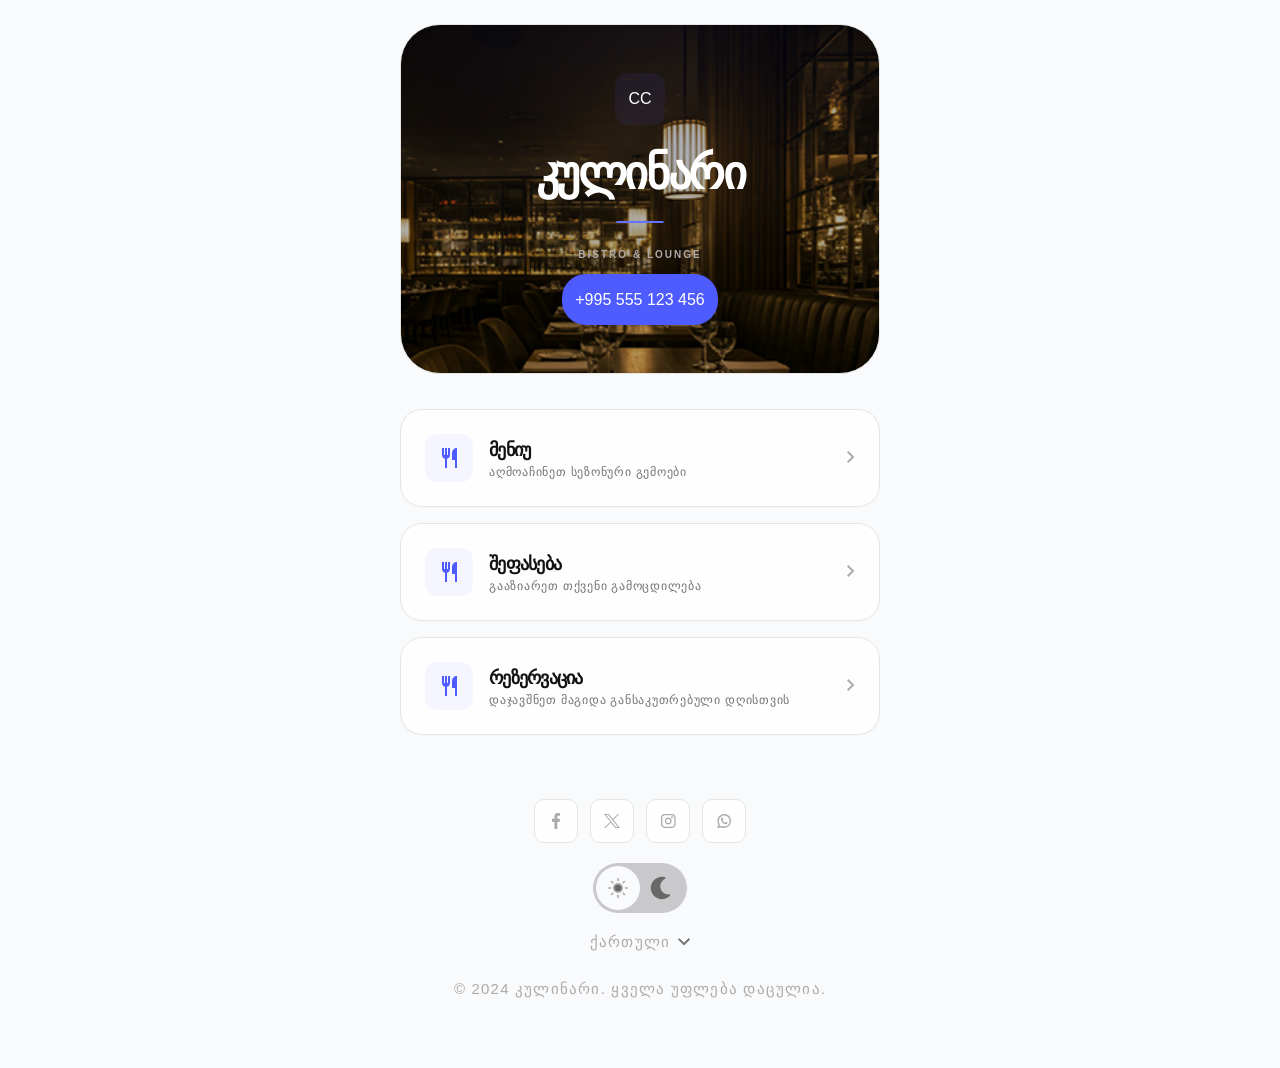
<file: index.html>
<!doctype html>
<html lang="ka">
  <head>
    <meta charset="UTF-8" />
    <meta name="viewport" content="width=device-width, initial-scale=1.0" />
    <title>კულინარი | BISTRO & LOUNGE</title>

    <!-- Google Fonts (Inter) -->
    <link rel="preconnect" href="https://fonts.googleapis.com" />
    <link rel="preconnect" href="https://fonts.gstatic.com" crossorigin />
    <link
      href="https://fonts.googleapis.com/css2?family=Inter:wght@400;600;700&display=swap"
      rel="stylesheet" />

    <link rel="stylesheet" href="./styles/styles.css" />
  </head>
  <body data-theme="light">
    <!-- Header / Hero Section -->
    <header class="header box">
      <div class="header-ovarlay"></div>
      <div class="brand">
        <div class="logo">CC</div>
        <h1 data-lang="brand_name">კულინარი</h1>
        <hr />
        <p data-lang="brand_desc">BISTRO & LOUNGE</p>
        <a
          href="tel:+995555123456"
          data-lang="phone_label"
          class="btn btn--accent">
          <svg
            width="13"
            height="13"
            viewBox="0 0 13 13"
            fill="none"
            xmlns="http://www.w3.org/2000/svg">
            <path
              d="M7.5992 9.2408C7.72312 9.29771 7.86272 9.31071 7.99502 9.27766C8.12731 9.24462 8.2444 9.16749 8.327 9.059L8.54 8.78C8.65178 8.63097 8.79672 8.51 8.96334 8.42669C9.12997 8.34337 9.31371 8.3 9.5 8.3H11.3C11.6183 8.3 11.9235 8.42643 12.1485 8.65147C12.3736 8.87652 12.5 9.18174 12.5 9.5V11.3C12.5 11.6183 12.3736 11.9235 12.1485 12.1485C11.9235 12.3736 11.6183 12.5 11.3 12.5C8.43566 12.5 5.68864 11.3621 3.66325 9.33675C1.63785 7.31136 0.5 4.56434 0.5 1.7C0.5 1.38174 0.626428 1.07652 0.851472 0.851472C1.07652 0.626428 1.38174 0.5 1.7 0.5H3.5C3.81826 0.5 4.12348 0.626428 4.34853 0.851472C4.57357 1.07652 4.7 1.38174 4.7 1.7V3.5C4.7 3.68629 4.65663 3.87003 4.57331 4.03666C4.49 4.20328 4.36904 4.34822 4.22 4.46L3.9392 4.6706C3.82905 4.75471 3.75141 4.87435 3.71947 5.00921C3.68754 5.14407 3.70327 5.28583 3.764 5.4104C4.58401 7.07592 5.93265 8.42288 7.5992 9.2408Z"
              stroke="white"
              stroke-linecap="round"
              stroke-linejoin="round" />
          </svg>
          +995 555 123 456</a
        >
      </div>
    </header>

    <!-- Main  -->
    <main class="main-content">
      <section class="menu-cards-section">
        <!-- 1. მენიუს ბარათი -->
        <a href="./pages/menu.html" class="nav-card box">
          <div class="card-icon">
            <svg
              width="15"
              height="20"
              viewBox="0 0 15 20"
              fill="none"
              xmlns="http://www.w3.org/2000/svg">
              <path
                d="M3 20V10.85C2.15 10.6167 1.4375 10.15 0.8625 9.45C0.2875 8.75 0 7.93333 0 7V0H2V7H3V0H5V7H6V0H8V7C8 7.93333 7.7125 8.75 7.1375 9.45C6.5625 10.15 5.85 10.6167 5 10.85V20H3ZM13 20V12H10V5C10 3.61667 10.4875 2.4375 11.4625 1.4625C12.4375 0.4875 13.6167 0 15 0V20H13Z"
                fill="#4D5BFF" />
            </svg>
          </div>
          <div class="card-content">
            <h2 data-lang="menu_title">მენიუ</h2>
            <p data-lang="menu_desc">აღმოაჩინეთ სეზონური გემოები</p>
          </div>
          <span class="arrow-icon"
            ><svg
              width="8"
              height="12"
              viewBox="0 0 8 12"
              fill="none"
              xmlns="http://www.w3.org/2000/svg">
              <path
                d="M4.6 6L0 1.4L1.4 0L7.4 6L1.4 12L0 10.6L4.6 6Z"
                fill="#ADAAAA" />
            </svg>
          </span>
        </a>

        <!-- 2. შეფასების ბარათი -->
        <a href="#" target="_blank" class="nav-card box">
          <div class="card-icon">
            <svg
              width="15"
              height="20"
              viewBox="0 0 15 20"
              fill="none"
              xmlns="http://www.w3.org/2000/svg">
              <path
                d="M3 20V10.85C2.15 10.6167 1.4375 10.15 0.8625 9.45C0.2875 8.75 0 7.93333 0 7V0H2V7H3V0H5V7H6V0H8V7C8 7.93333 7.7125 8.75 7.1375 9.45C6.5625 10.15 5.85 10.6167 5 10.85V20H3ZM13 20V12H10V5C10 3.61667 10.4875 2.4375 11.4625 1.4625C12.4375 0.4875 13.6167 0 15 0V20H13Z"
                fill="#4D5BFF" />
            </svg>
          </div>
          <div class="card-content">
            <h2 data-lang="review_title">შეფასება</h2>
            <p data-lang="review_desc">გააზიარეთ თქვენი გამოცდილება</p>
          </div>
          <span class="arrow-icon"
            ><svg
              width="8"
              height="12"
              viewBox="0 0 8 12"
              fill="none"
              xmlns="http://www.w3.org/2000/svg">
              <path
                d="M4.6 6L0 1.4L1.4 0L7.4 6L1.4 12L0 10.6L4.6 6Z"
                fill="#ADAAAA" />
            </svg>
          </span>
        </a>

        <!-- 3. რეზერვაციის ბარათი -->
        <a href="./pages/reservation.html" class="nav-card box">
          <div class="card-icon">
            <svg
              width="15"
              height="20"
              viewBox="0 0 15 20"
              fill="none"
              xmlns="http://www.w3.org/2000/svg">
              <path
                d="M3 20V10.85C2.15 10.6167 1.4375 10.15 0.8625 9.45C0.2875 8.75 0 7.93333 0 7V0H2V7H3V0H5V7H6V0H8V7C8 7.93333 7.7125 8.75 7.1375 9.45C6.5625 10.15 5.85 10.6167 5 10.85V20H3ZM13 20V12H10V5C10 3.61667 10.4875 2.4375 11.4625 1.4625C12.4375 0.4875 13.6167 0 15 0V20H13Z"
                fill="#4D5BFF" />
            </svg>
          </div>
          <div class="card-content">
            <h2 data-lang="reservation">რეზერვაცია</h2>
            <p data-lang="reservation_desc">
              დაჯავშნეთ მაგიდა განსაკუთრებული დღისთვის
            </p>
          </div>
          <span class="arrow-icon"
            ><svg
              width="8"
              height="12"
              viewBox="0 0 8 12"
              fill="none"
              xmlns="http://www.w3.org/2000/svg">
              <path
                d="M4.6 6L0 1.4L1.4 0L7.4 6L1.4 12L0 10.6L4.6 6Z"
                fill="#ADAAAA" />
            </svg>
          </span>
        </a>
      </section>
    </main>

    <div id="site-footer"></div>
    <script type="module" src="./script/footer.js"></script>
  </body>
</html>
<!-- ცხრილი -->
<!-- https://docs.google.com/spreadsheets/d/1GfocOLspLiJlnpMKfwBogr4zqewjINlh3uqInzEaciE/edit?gid=0#gid=0 -->
</file>
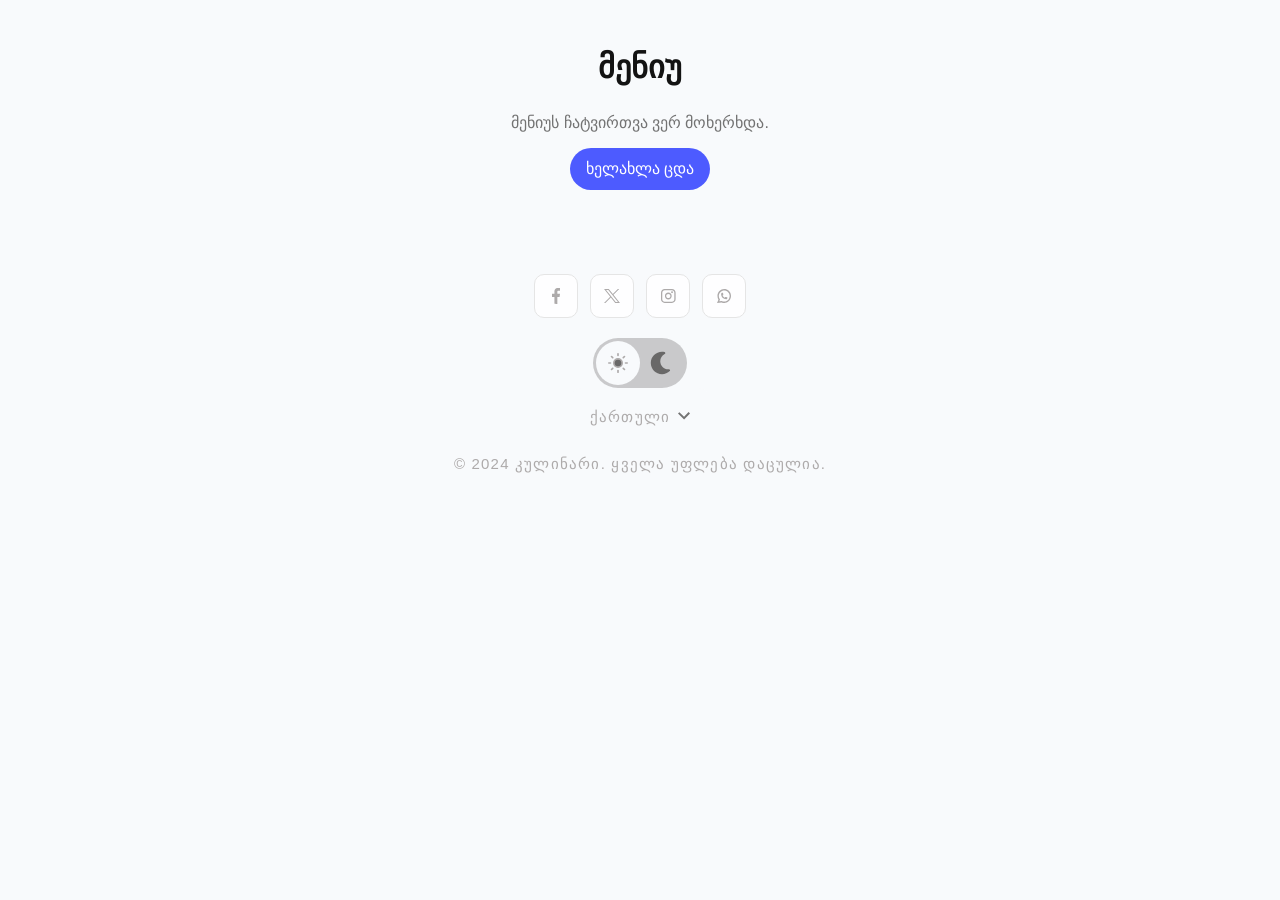
<file: pages/menu.html>
<!doctype html>
<html lang="ka">
  <head>
    <meta charset="UTF-8" />
    <meta name="viewport" content="width=device-width, initial-scale=1.0" />
    <title>მენიუ | კულინარი</title>
    <link rel="stylesheet" href="../styles/styles.css" />
    <link rel="stylesheet" href="../styles/menu.css" />
  </head>
  <body data-theme="light">
    <main class="menu-page">
      <h1 class="menu-page__title" id="menu-title">მენიუ</h1>
      <div class="menu-page__feedback" id="menu-feedback">
        <svg
          class="menu-page__loader"
          id="menu-loader"
          viewBox="0 0 120 88"
          aria-hidden="true"
          hidden
        >
          <circle class="menu-page__loader-plate" cx="60" cy="44" r="26" />
          <circle class="menu-page__loader-ring" cx="60" cy="44" r="21" />
          <g class="menu-page__loader-fork">
            <path d="M12 14v15m5-15v15m5-15v15m-12 0c0 6 4 10 9.5 10V76" />
          </g>
          <g class="menu-page__loader-knife">
            <path d="M103 14c9 7 9 20 0 26v36" />
          </g>
        </svg>
        <p class="menu-page__status" id="menu-status" role="status" aria-live="polite"></p>
      </div>
      <div class="menu-page__dishes" id="menu-dishes"></div>
    </main>
    <div id="site-footer"></div>
    <script type="module" src="../script/menu.js"></script>
    <script type="module" src="../script/footer.js"></script>
  </body>
</html>
</file>
<file: styles/styles.css>
@import url('./variables.css');

*,
*::before,
*::after {
    margin: 0;
    padding: 0;
    box-sizing: border-box;
}

a {
    text-decoration: none;
    color: inherit;
}

ul {
    list-style: none;
}

img,
picture,
video,
canvas {
    display: block;
    max-width: 100%;
}

input,
button,
textarea,
select {
    font: inherit;
    border: none;
    background: none;
    outline: none;
}

select {
    appearance: none;
    -webkit-appearance: none;
    -moz-appearance: none;
}

html {
    font-size: 10px;
    scroll-behavior: smooth;
}

body {
    font-family: var(--font-main, sans-serif);
    background-color: var(--bg-color);
    color: var(--text-color);
    font-size: 1.6rem;
    line-height: 1.6;
    -webkit-font-smoothing: antialiased;
    transition: background-color 0.3s ease, color 0.3s ease;
    padding: 2.4rem;
}

.main-content {
    width: 100%;
    max-width: 480px;
    margin: 0 auto;
}


h2,
h3 {
    font-weight: 700;
    color: var(--text-primary);

}


.box {
    border: 1px solid var(--border-color);
    border-radius: var(--radius-lg);
    background-color: var(--card-bg);
    overflow: hidden;
    transition: all 0.3s ease-in-out;
}

.box:hover {
    box-shadow: 1px 2px 10px #13304e;
}

.btn {
    border-radius: var(--radius-md);
    padding: 13px;
    color: var(--text-main);
    text-wrap-mode: nowrap;
}

.btn--accent {
    background-color: var(--accent-color);
}

.header {
    max-width: 480px;
    width: 100%;
    margin: 0 auto;
    padding: 4.8rem 0rem;
    background: url(../images/hero.png) no-repeat;
    background-size: cover;
    position: relative;
    margin-bottom: 3.5rem;
    overflow: visible;
}


.brand {
    margin: 0 auto;
    text-align: center;
    display: flex;
    flex-direction: column;
    justify-content: center;
    align-items: center;
    position: relative;
    z-index: 999;
}

.header-ovarlay {
    position: absolute;
    width: 100%;
    height: 100%;
    z-index: 99;
    top: 0;
    left: 0;
    background: radial-gradient(135.62% 107.58% at 50% 0%, rgba(86, 83, 233, 0.08) 0%, rgba(86, 83, 233, 0) 70%);
    border-radius: var(--radius-lg);
}

.logo {
    background-color: #4D5BFF14;
    border-radius: 12px;
    color: var(--text-main);
    padding: 13px;
    margin-bottom: 2.4rem;
}

.brand h1 {
    color: var(--text-main);
    font-size: 4.6rem;
    font-weight: 900;
    line-height: 4.8rem;
    letter-spacing: -2.4px;
    text-transform: uppercase;
    margin-bottom: 2.4rem;
}

.brand hr {
    width: 48px;
    border: 1.5px solid var(--text-accent);
    margin-bottom: 24px;
    border-radius: 9999px;
}

.brand p {
    font-family: var(--font-main);
    font-weight: 600;
    font-size: 1rem;
    line-height: 1.5rem;
    letter-spacing: 2px;
    text-transform: uppercase;
    margin-bottom: 1.2rem;
    color: #ADAAAA;
}

/* dark light  */

.dark-light-mode {
    background: #3230303d;
    height: 50px;
    width: 94px;
    border-radius: 100px;
    display: flex;
    align-items: stretch;
    justify-content: space-between;
    padding: 3px;

}

.dark-light-mode svg {
    width: 36px;
    fill: #696868;
}

.dark-light-mode button {
    border-radius: 100%;
    width: 44px;
    height: 44px;
    border: none;
    cursor: pointer;
    color: #ADAAAA;
    display: flex;
    align-items: center;
    justify-content: center;
    padding: 8px;
    transition: color 0.3s ease, transform 0.2s ease;
}

.active-theme {
    background-color: var(--bg-color);

}

/*main  */
.menu-cards-section {
    display: flex;
    flex-direction: column;
    justify-content: space-between;
    align-items: center;
    gap: 1.6rem;
    margin-bottom: 3.2rem;
}

.nav-card {
    padding: 2.4rem;
    width: 100%;
    display: flex;
    align-items: center;
    justify-content: space-between;
    gap: 16px;
    border-radius: 22px;

    box-shadow: 0px 1px 2px 0px #00000005;


}

.card-icon {
    background-color: #4D5BFF0D;
    border-radius: 12px;
    padding: 1.4rem 1.65rem;
    display: flex;
}

.card-icon svg {
    width: 15px;
    height: 20px;

}

.card-content {
    flex: 1;
}

.card-content h2 {
    font-family: var(--font-main);
    font-weight: 700;
    font-size: 1.8rem;
    line-height: 2.8rem;
    letter-spacing: -0.75px;
    color: var(--text-primary);
}

.card-content p {
    font-family: var(--font-main);
    font-weight: 400;
    font-size: 1.2rem;
    line-height: 1.6rem;
    letter-spacing: 0.75px;
    color: var(--text-secondary);
}

/* footer */
.site-footer {
    padding: 3.2rem 0 4.8rem;
    margin-bottom: 5.5rem;
    display: flex;
    flex-direction: column;
    justify-content: center;
    align-items: center;
    /* fonts */
    font-weight: 400;
    font-size: 1.5rem;
    line-height: 1.5rem;
    letter-spacing: 1.2px;
    color: var(--footer-text-color);
    text-transform: uppercase;
    text-align: center;
    max-width: 480px;
    width: 100%;
    margin: 0 auto;
}

.social-list {
    display: flex;
    align-items: center;
    justify-content: center;
    gap: 1.2rem;
    margin-bottom: 2rem;
}

.social-list__item a {
    width: 44px;
    height: 44px;
    display: flex;
    align-items: center;
    justify-content: center;
    border-radius: 10px;

}

/* lang switcher */
.lang-switcher {
    position: relative;
    background-color: var(--bg-color);
    padding: 11px 20px;
    margin-bottom: 11px;
    border-radius: 12px 12px 0 0;
}

.lang-toggle-btn {
    display: flex;
    align-items: center;
    justify-content: center;
    gap: 8px;
    background: transparent;
    cursor: pointer;
    padding: 10px 0;
    font-family: inherit;

}

.current-lang {
    font-weight: 400;
    font-size: 1.5rem;
    line-height: 1.5rem;
    letter-spacing: 1.2px;
    color: var(--footer-text-color);
    text-transform: uppercase;
}

.lang-toggle-btn path {
    fill: var(--text-secondary);
}

.lang-list {

    width: 100%;
    padding: 10px 20px;
    display: none;
    flex-direction: column;
    align-items: flex-start;
    box-shadow: 10px 11px 10px -10px rgba(0, 0, 0, 0.5);
    border-radius: 0 0 12px 12px;
    text-align: start;

}

.lang-list-item {
    cursor: pointer;
    height: 44px;
    width: 100%;
}

.lang-list-item::after {
    width: 0%;
    height: 1px;
    background-color: var(--accent-color);
    display: block;
    content: "";
    transition: width 0.3s ease;
}

.lang-list-item:hover::after {
    width: 50%;
}

/* rodesac ena arCeuli */
.lang-list .active {
    display: none;
}

.lang-list.open {
    display: flex;
    position: absolute;
    top: 100%;
    left: 0;
    background-color: var(--bg-color);

}

.overlay {
    background: #97969654;
    position: fixed;
    top: 0;
    left: 0;
    right: 0;
    bottom: 0;
}

.copyright {
    /* color: var(--text-secondary); */
}
</file>
<file: styles/menu.css>
.menu-page {
    width: 100%;
    max-width: 720px;
    margin: 0 auto;
    padding: 2.4rem 0 3.2rem;
}

.menu-page__title {
    margin-bottom: 2.4rem;
    color: var(--text-primary);
    font-size: 3.2rem;
    line-height: 1.2;
    text-align: center;
}

.menu-page__feedback {
    display: flex;
    flex-direction: column;
    align-items: center;
}

.menu-page__loader {
    display: block;
    width: 9rem;
    height: auto;
    margin-bottom: 0.8rem;
    overflow: visible;
    color: var(--text-primary);
}

.menu-page__loader[hidden] {
    display: none;
}

.menu-page__loader-plate,
.menu-page__loader-ring,
.menu-page__loader-fork,
.menu-page__loader-knife {
    fill: none;
    stroke: currentColor;
    stroke-width: 1.4;
    stroke-linecap: round;
    stroke-linejoin: round;
}

.menu-page__loader--active .menu-page__loader-plate {
    stroke-dasharray: 164;
    stroke-dashoffset: 164;
    animation: menu-plate-draw 0.5s ease-out forwards;
}

.menu-page__loader--active .menu-page__loader-ring {
    stroke: var(--accent-color);
    transform-box: fill-box;
    transform-origin: center;
    animation: menu-ring-pulse 1.8s ease-in-out 1s infinite;
}

.menu-page__loader--active .menu-page__loader-fork {
    transform: translateX(-8px);
    animation: menu-fork-in 0.3s cubic-bezier(0.2, 0.7, 0.25, 1) 0.5s forwards;
}

.menu-page__loader--active .menu-page__loader-knife {
    transform: translateX(8px);
    animation: menu-knife-in 0.3s cubic-bezier(0.2, 0.7, 0.25, 1) 0.7s forwards;
}

@keyframes menu-plate-draw {
    to {
        stroke-dashoffset: 0;
    }
}

@keyframes menu-fork-in {
    to {
        transform: translateX(0);
    }
}

@keyframes menu-knife-in {
    to {
        transform: translateX(0);
    }
}

@keyframes menu-ring-pulse {
    50% {
        opacity: 0.55;
        transform: scale(0.96);
    }
}

.menu-page__status {
    margin-bottom: 2rem;
    color: var(--text-secondary);
    text-align: center;
}

@media (prefers-reduced-motion: reduce) {

    .menu-page__loader--active .menu-page__loader-plate {
        stroke-dashoffset: 0;
        animation: none;
    }

    .menu-page__loader--active .menu-page__loader-ring {
        animation: none;
    }

    .menu-page__loader--active .menu-page__loader-fork,
    .menu-page__loader--active .menu-page__loader-knife {
        transform: none;
        animation: none;
    }

    .menu-page__dishes {
        transition: none;
        transform: none;
    }
}

.menu-page__retry {
    display: block;
    margin: 1.2rem auto 0;
    padding: 0.8rem 1.6rem;
    border-radius: var(--radius-md);
    background-color: var(--accent-color);
    color: var(--text-main);
    cursor: pointer;
}

.menu-page .menu-category+.menu-category {
    margin-top: 3.2rem;
}

.menu-page .menu-category__title {
    margin-bottom: 1.6rem;
    color: var(--text-primary);
    font-size: 2.4rem;
    line-height: 1.3;
    overflow-wrap: anywhere;
}

.menu-page .menu-category__dishes {
    display: grid;
    gap: 1.2rem;
}

.menu-page .menu-dish {
    display: flex;
    gap: 1.4rem;
    min-width: 0;
    padding: 1.6rem;
    border: 1px solid var(--border-color);
    border-radius: var(--radius-sm);
    background-color: var(--card-bg);
    box-shadow: var(--shadow-card);
}

.menu-page .menu-dish__image {
    flex: 0 0 9rem;
    width: 9rem;
    height: 9rem;
    border-radius: 1.2rem;
    object-fit: cover;
}

.menu-page .menu-dish__body {
    flex: 1;
    min-width: 0;
}

.menu-page .menu-dish__heading {
    display: flex;
    align-items: flex-start;
    justify-content: space-between;
    gap: 0.8rem;
}

.menu-page .menu-dish__name {
    min-width: 0;
    color: var(--text-primary);
    font-size: 1.8rem;
    line-height: 1.35;
    overflow-wrap: anywhere;
}

.menu-page .menu-dish__price {
    flex: 0 0 auto;
    color: var(--text-primary);
    font-weight: 700;
    white-space: nowrap;
}

.menu-page .menu-dish__description {
    margin-top: 0.8rem;
    color: var(--text-secondary);
    overflow-wrap: anywhere;
    white-space: pre-line;
}

.menu-page .menu-dish__availability {
    display: inline-block;
    margin-top: 0.8rem;
    color: var(--text-secondary);
    font-size: 1.3rem;
}

@media (max-width: 400px) {
    .menu-page .menu-dish {
        gap: 1rem;
        padding: 1.2rem;
    }

    .menu-page .menu-dish__image {
        flex-basis: 7rem;
        width: 7rem;
        height: 7rem;
    }

    .menu-page .menu-dish__heading {
        flex-wrap: wrap;
    }
}


.menu-page__dishes {
    opacity: 0;
    transform: translateY(8px);
    transition: opacity 350ms ease-out, transform 350ms ease-out;
}

.menu-page__dishes.is-visible {
    opacity: 1;
    transform: translateY(0);
}
</file>
